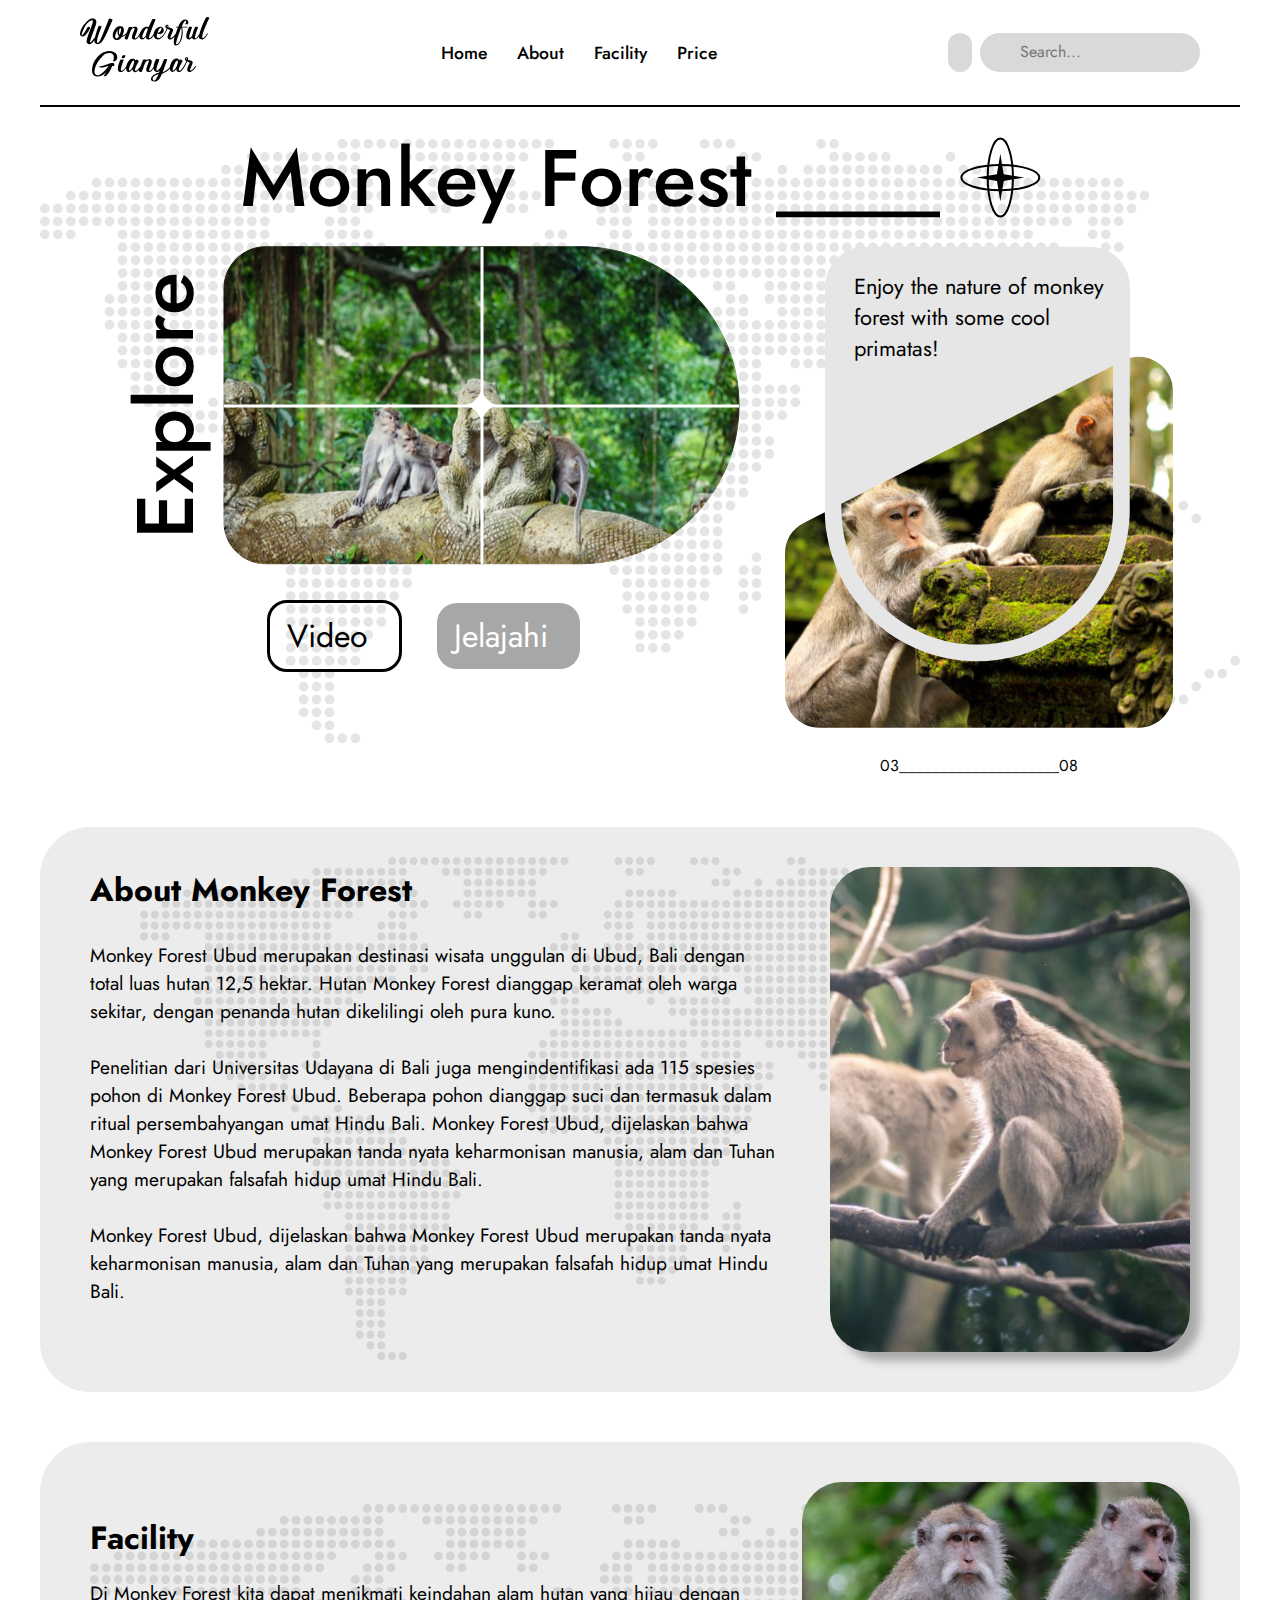
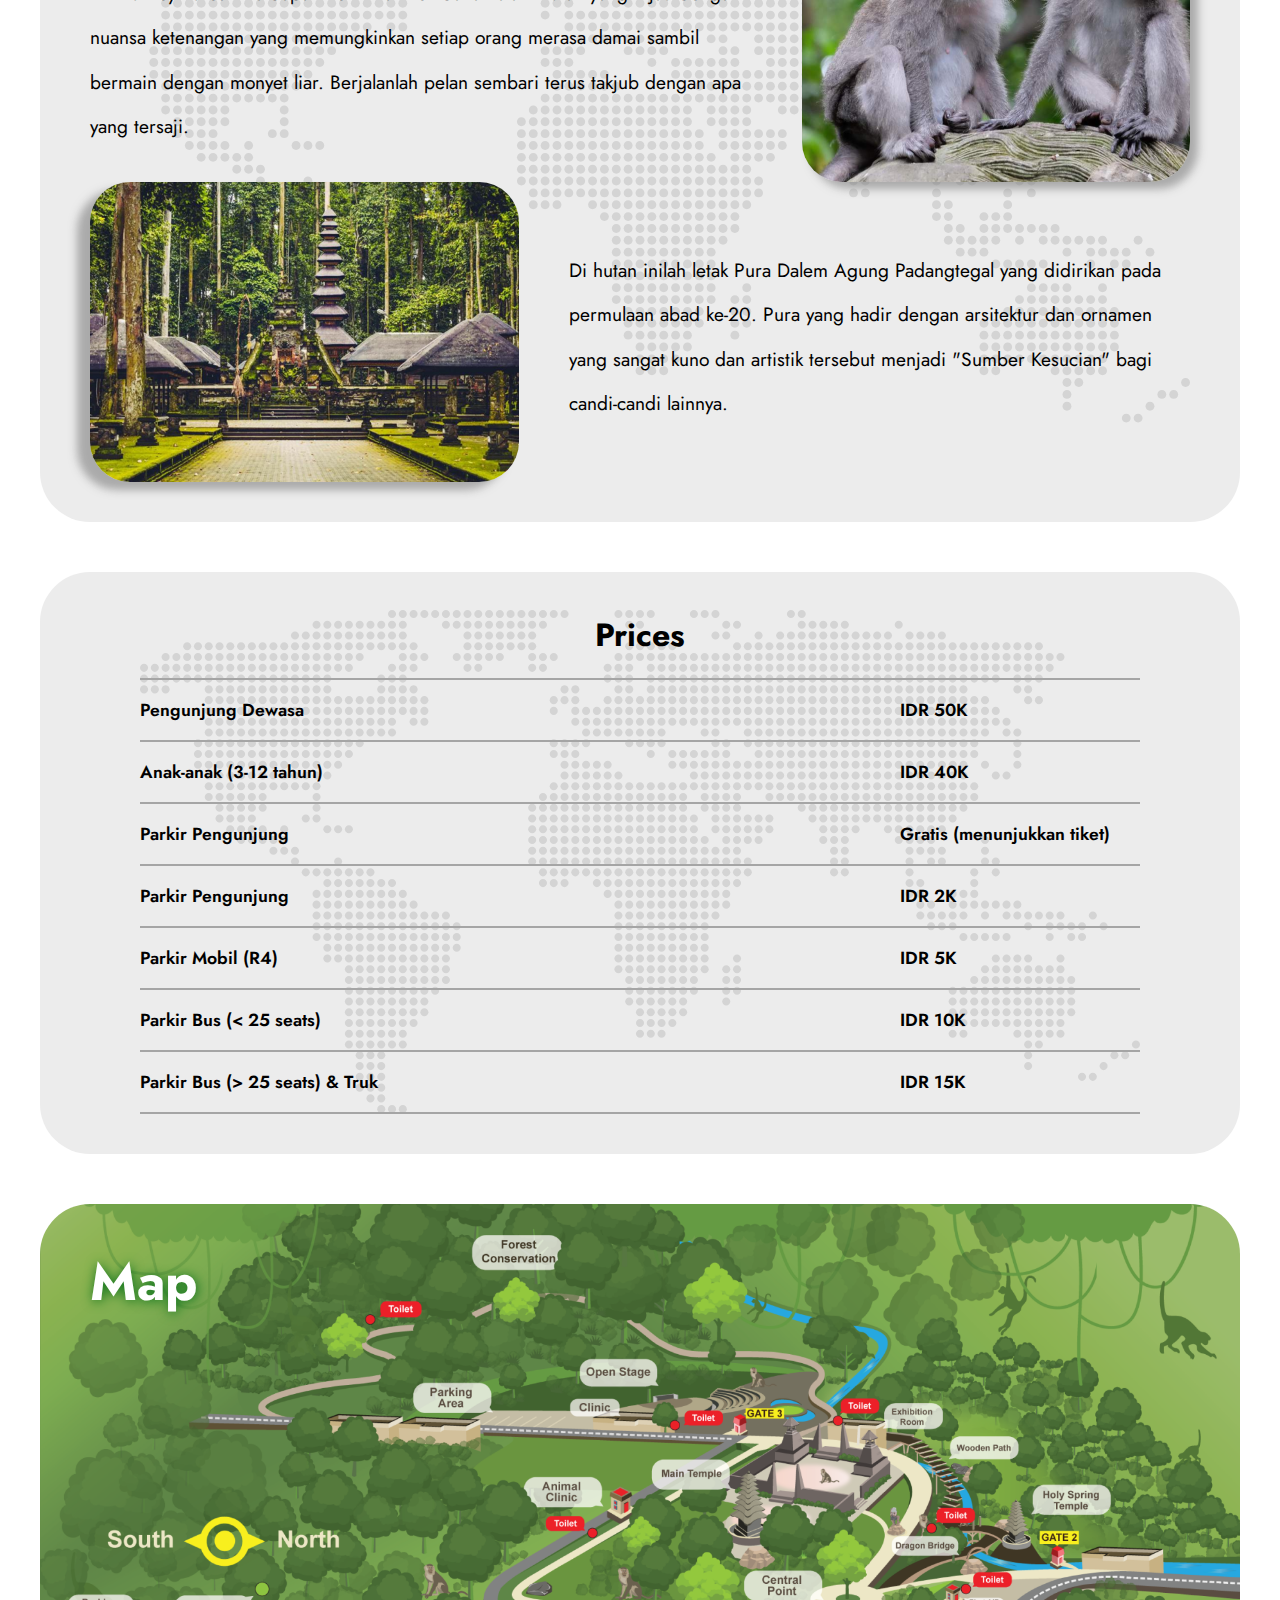
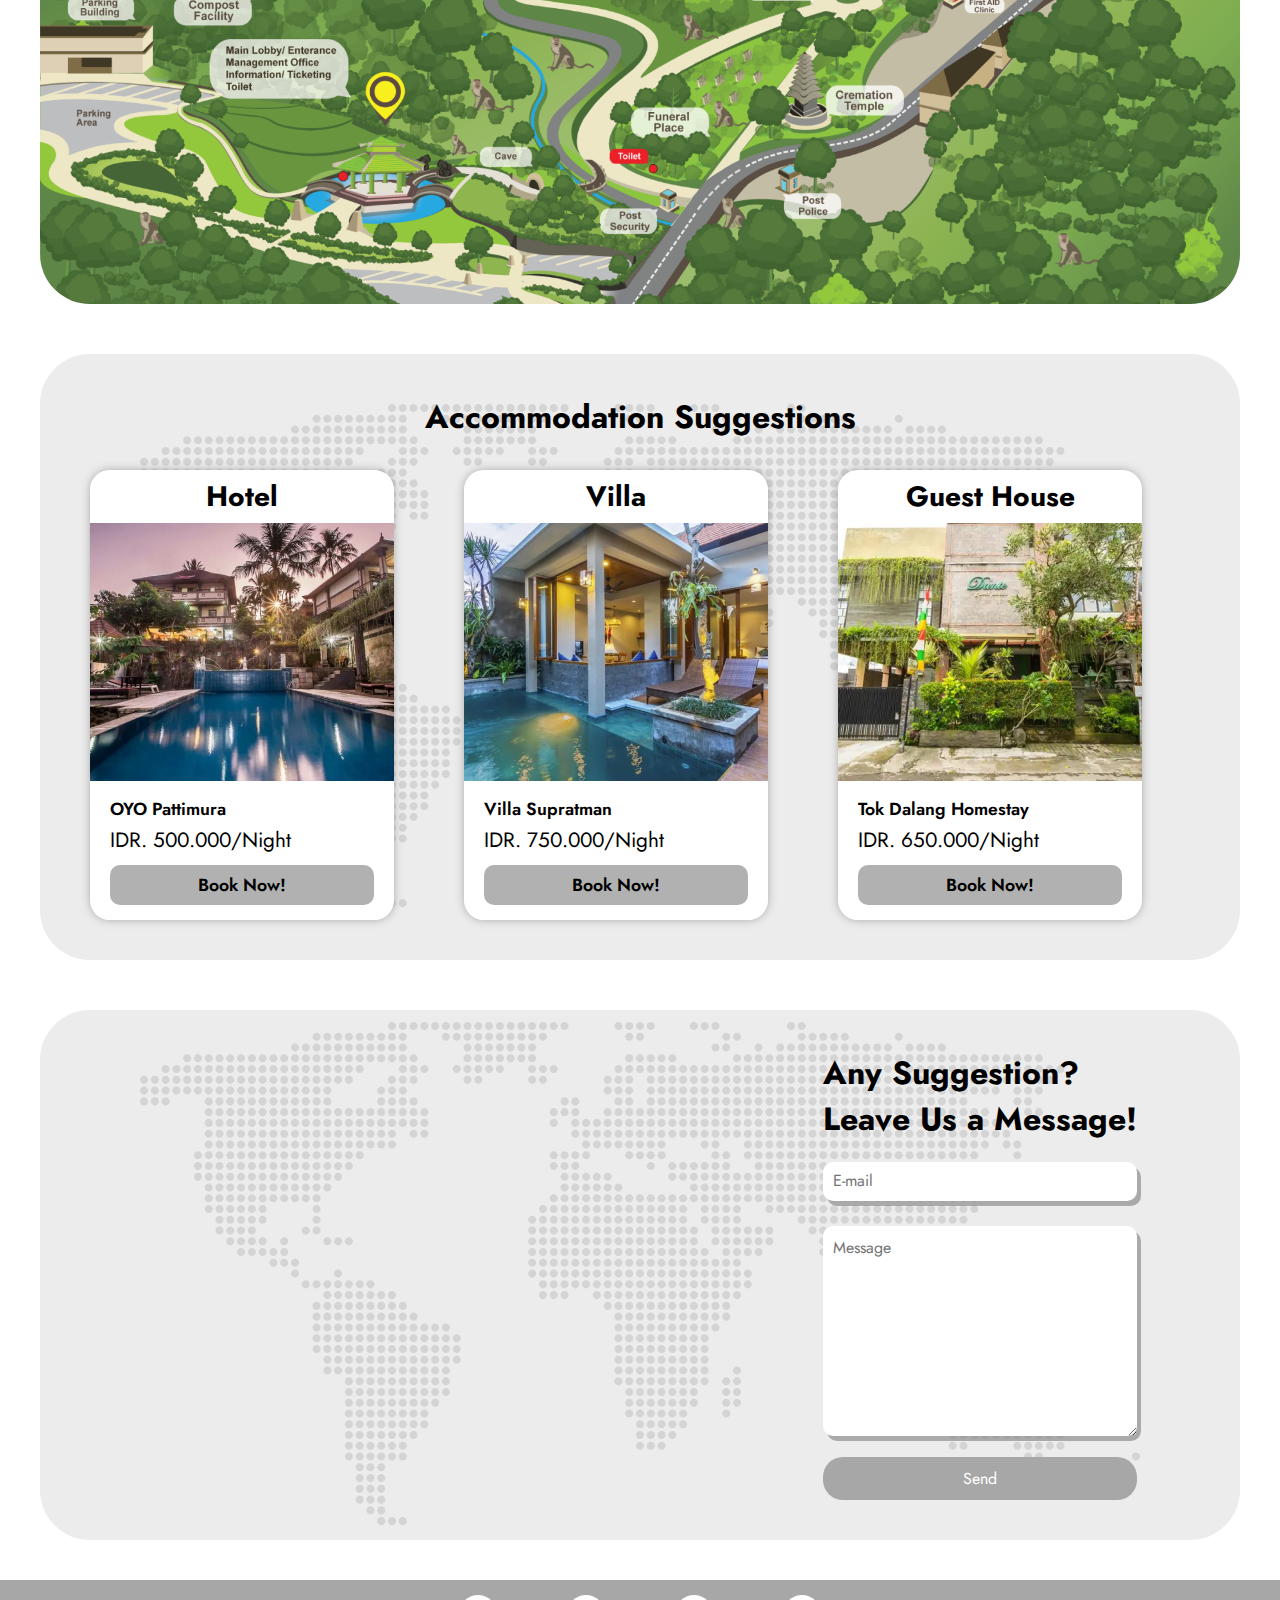
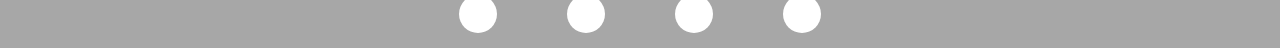
<file: index.html>
<!DOCTYPE html>
<html lang="en">
  <head>
    <meta charset="UTF-8" />
    <meta http-equiv="X-UA-Compatible" content="IE=edge" />
    <meta name="viewport" content="width=device-width, initial-scale=1.0" />
    <link rel="stylesheet" href="style.css" />
    <link
      rel="stylesheet"
      href="https://cdnjs.cloudflare.com/ajax/libs/font-awesome/6.2.1/css/all.min.css"
      integrity="sha512-MV7K8+y+gLIBoVD59lQIYicR65iaqukzvf/nwasF0nqhPay5w/9lJmVM2hMDcnK1OnMGCdVK+iQrJ7lzPJQd1w=="
      crossorigin="anonymous"
      referrerpolicy="no-referrer"
    />
    <title>Wonderful Gianyar</title>
  </head>
  <body>
    <div class="container">
      <nav>
        <div class="logo">
          <img src="img/logo.svg" />
        </div>
        <ul class="links">
          <li><a href="#hero">Home</a></li>
          <li><a href="#about">About</a></li>
          <li><a href="#facility">Facility</a></li>
          <li><a href="#price">Price</a></li>
        </ul>
        <div class="search-bar">
          <div class="user-profile">
            <a href="login.html"><i class="fa-solid fa-user"></i></a>
          </div>
          <div class="search">
            <button type="button"><i class="fa-sharp fa-solid fa-magnifying-glass"></i></button>
            <input type="text" placeholder="Search..." />
          </div>
        </div>
      </nav>
    </div>
    <div class="container" id="hero">
      <div class="first-row">
        <h2 class="heading-1">Monkey Forest ____</h2>
        <img src="img/star.svg" alt="" />
      </div>
      <div class="second-row">
        <div class="second-row__first">
          <div class="left-section">
            <h2 class="heading-2">Explore</h2>
            <img src="img/foto-1.svg" />
          </div>
          <div class="button-group-hero">
            <button class="btn-hero btn-video">Video<i class="fa-solid fa-video"></i></button>
            <button class="btn-hero btn-map">Jelajahi<i class="fa-solid fa-map"></i></button>
          </div>
        </div>
        <div class="second-row__second">
          <div class="img-container">
            <img src="img/foto-2.svg" />
          </div>
          <p>03____________________08</p>
        </div>
      </div>
    </div>
    <div class="container" id="about">
      <div class="text-section">
        <h2 class="card-title">About Monkey Forest</h2>
        <p>
          Monkey Forest Ubud merupakan destinasi wisata unggulan di Ubud, Bali dengan total luas hutan 12,5 hektar. Hutan Monkey Forest
          dianggap keramat oleh warga sekitar, dengan penanda hutan dikelilingi oleh pura kuno.
        </p>
        <p>
          Penelitian dari Universitas Udayana di Bali juga mengindentifikasi ada 115 spesies pohon di Monkey Forest Ubud. Beberapa pohon
          dianggap suci dan termasuk dalam ritual persembahyangan umat Hindu Bali. Monkey Forest Ubud, dijelaskan bahwa Monkey Forest Ubud
          merupakan tanda nyata keharmonisan manusia, alam dan Tuhan yang merupakan falsafah hidup umat Hindu Bali.
        </p>
        <p>
          Monkey Forest Ubud, dijelaskan bahwa Monkey Forest Ubud merupakan tanda nyata keharmonisan manusia, alam dan Tuhan yang merupakan
          falsafah hidup umat Hindu Bali.
        </p>
      </div>
      <img src="img/monyet-about.jpg" alt="" />
    </div>
    <div class="container" id="facility">
      <div class="facility-row">
        <div class="text-section">
          <h2 class="card-title">Facility</h2>
          <p>
            Di Monkey Forest kita dapat menikmati keindahan alam hutan yang hijau dengan nuansa ketenangan yang memungkinkan setiap orang
            merasa damai sambil bermain dengan monyet liar. Berjalanlah pelan sembari terus takjub dengan apa yang tersaji.
          </p>
        </div>
        <img src="img/monyet-faci-1.png" />
      </div>
      <div class="facility-row">
        <img src="img/pura-faci-2.png" />
        <div class="text-section">
          <p>
            Di hutan inilah letak Pura Dalem Agung Padangtegal yang didirikan pada permulaan abad ke-20. Pura yang hadir dengan arsitektur
            dan ornamen yang sangat kuno dan artistik tersebut menjadi "Sumber Kesucian" bagi candi-candi lainnya.
          </p>
        </div>
      </div>
    </div>
    <div class="container" id="price">
      <h2 class="card-title">Prices</h2>
      <table>
        <tr>
          <td>Pengunjung Dewasa</td>
          <td style="width: 240px">IDR 50K</td>
        </tr>
        <tr>
          <td>Anak-anak (3-12 tahun)</td>
          <td>IDR 40K</td>
        </tr>
        <tr>
          <td>Parkir Pengunjung</td>
          <td>Gratis (menunjukkan tiket)</td>
        </tr>
        <tr>
          <td>Parkir Pengunjung</td>
          <td>IDR 2K</td>
        </tr>
        <tr>
          <td>Parkir Mobil (R4)</td>
          <td>IDR 5K</td>
        </tr>
        <tr>
          <td>Parkir Bus (< 25 seats)</td>
          <td>IDR 10K</td>
        </tr>
        <tr>
          <td>Parkir Bus (> 25 seats) & Truk</td>
          <td>IDR 15K</td>
        </tr>
      </table>
    </div>
    <div class="container" id="map">
      <h2 class="map-title">Map</h2>
    </div>
    <div class="container" id="accomodation">
      <h2 class="card-title">Accommodation Suggestions</h2>
      <div class="card-container">
        <div class="card-price">
          <div class="card-price-title">
            <h3>Hotel</h3>
          </div>
          <img src="img/acc-1.png" />
          <div class="card-price-body">
            <p class="hotel-name">OYO Pattimura</p>
            <div class="stars">
              <i class="fa-solid fa-star"></i>
              <i class="fa-solid fa-star"></i>
              <i class="fa-solid fa-star"></i>
              <i class="fa-solid fa-star"></i>
              <i class="fa-regular fa-star"></i>
            </div>
            <p class="hotel-price">IDR. 500.000/Night</p>
            <button>Book Now!</button>
          </div>
        </div>
        <div class="card-price">
          <div class="card-price-title">
            <h3>Villa</h3>
          </div>
          <img src="img/acc-2.png" />
          <div class="card-price-body">
            <p class="hotel-name">Villa Supratman</p>
            <div class="stars">
              <i class="fa-solid fa-star"></i>
              <i class="fa-solid fa-star"></i>
              <i class="fa-solid fa-star"></i>
              <i class="fa-solid fa-star"></i>
              <i class="fa-solid fa-star"></i>
            </div>
            <p class="hotel-price">IDR. 750.000/Night</p>
            <button>Book Now!</button>
          </div>
        </div>
        <div class="card-price">
          <div class="card-price-title">
            <h3>Guest House</h3>
          </div>
          <img src="img/acc-3.png" />
          <div class="card-price-body">
            <p class="hotel-name">Tok Dalang Homestay</p>
            <div class="stars">
              <i class="fa-solid fa-star"></i>
              <i class="fa-solid fa-star"></i>
              <i class="fa-solid fa-star"></i>
              <i class="fa-solid fa-star"></i>
              <i class="fa-regular fa-star"></i>
            </div>
            <p class="hotel-price">IDR. 650.000/Night</p>
            <button>Book Now!</button>
          </div>
        </div>
      </div>
    </div>
    <div class="container" id="contact">
      <iframe
        src="https://www.google.com/maps/embed?pb=!1m14!1m8!1m3!1d15783.175945238003!2d115.2606299!3d-8.5193727!3m2!1i1024!2i768!4f13.1!3m3!1m2!1s0x0%3A0xb6ec43164befc356!2sMandala%20Suci%20Wenara%20Wana!5e0!3m2!1sid!2sid!4v1668690062197!5m2!1sid!2sid"
        width="600"
        height="450"
        style="border: 0"
        class="google-map"
        allowfullscreen=""
        loading="lazy"
        referrerpolicy="no-referrer-when-downgrade"
      ></iframe>
      <div class="contact-form">
        <h2 class="card-title">
          Any Suggestion? <br />
          Leave Us a Message!
        </h2>
        <input type="email" class="email-form" placeholder="E-mail" />
        <textarea class="message-form" placeholder="Message" rows="10"></textarea>
        <button>Send</button>
      </div>
    </div>
    <footer>
      <ul>
        <li>
          <a href=""><i class="fa-brands fa-facebook"></i></a>
        </li>
        <li>
          <a href=""><i class="fa-brands fa-instagram"></i></a>
        </li>
        <li>
          <a href=""><i class="fa-brands fa-youtube"></i></a>
        </li>
        <li>
          <a href=""><i class="fa-brands fa-linkedin"></i></a>
        </li>
      </ul>
    </footer>
  </body>
</html>
</file>
<file: style.css>
@import url("https://fonts.googleapis.com/css2?family=Jost:ital,wght@0,100;0,200;0,300;0,400;0,500;0,600;0,700;0,800;0,900;1,100;1,200;1,300;1,400;1,500;1,600;1,700;1,800;1,900&display=swap");

* {
  margin: 0;
  padding: 0;
  box-sizing: border-box;
}

html {
  scroll-behavior: smooth;
}

body {
  font-family: "Jost", sans-serif;
}

.container {
  max-width: 1200px;
  margin: auto;
}

nav {
  display: flex;
  align-items: center;
  padding: 17px 40px;
  justify-content: space-between;
  border-bottom: 2px solid black;
}

.logo img {
  width: 130px;
}

.links {
  display: flex;
  list-style: none;
  text-decoration: none;
  font-weight: 500;
}

.links a {
  color: black;
  text-decoration: none;
  margin: 0px 15px;
  font-size: 1.1rem;
}
.search-bar {
  display: flex;
  align-items: center;
  gap: 8px;
}

.user-profile a {
  padding: 8px 12px;
  border-radius: 40px;
  border: none;
  text-decoration: none;
  color: black;
  background-color: #d9d9d9;
}

.search {
  display: flex;
}

.search input {
  padding: 10px 20px;
  border-top-right-radius: 25px;
  border-bottom-right-radius: 25px;
  border: none;
  background-color: #d9d9d9;
  font-family: "Jost", sans-serif;
}

.search input::placeholder {
  font-size: 1rem;
}

.search button {
  padding: 10px;
  border-top-left-radius: 25px;
  border-bottom-left-radius: 25px;
  border: none;
  background-color: #d9d9d9;
  transition: 0.3s;
}

.search button:hover {
  filter: brightness(0.7);
}

#hero {
  padding-top: 13px;
  background-image: url("img/map.svg");
  background-position: center center;
  background-size: 1200px;
  background-repeat: no-repeat;
}

.first-row {
  justify-content: center;
  display: flex;
  gap: 20px;
}

.heading-1 {
  font-weight: 500;
  font-size: 5rem;
  text-align: center;
  display: inline-block;
}

.second-row {
  display: flex;
  margin-top: 10px;
  justify-content: center;
  gap: 45px;
}

.img-container {
  position: relative;
}

.img-container::after {
  content: "Enjoy the nature of monkey forest with some cool primatas!";
  display: block;
  position: absolute;
  top: 25px;
  font-size: 1.365rem;
  left: 50%;
  transform: translate(-50%, 0);
  width: 250px;
}

.second-row__first {
  display: flex;
  align-items: center;
  gap: 15px;
  flex-direction: column;
}

.left-section {
  display: flex;
  align-items: center;
}

.heading-2 {
  writing-mode: vertical-lr;
  text-orientation: mixed;
  font-size: 5rem;
  font-weight: 500;
  rotate: 180deg;
}

.second-row__second p {
  margin-top: 20px;
  text-align: center;
}

.button-group-hero {
  margin-top: 20px;
  transition: 0.3s;
}

.button-group-hero button:hover {
  filter: opacity(0.8);
}

.btn-hero {
  font-family: "Jost", sans-serif;
  /* padding: 20px; */
  font-size: 2rem;
  border: none;
  border-radius: 20px;
  padding: 10px 17px;
}

.btn-hero i {
  margin-left: 15px;
}

.btn-video {
  background-color: transparent;
  border: 3px solid black;
  margin-right: 30px;
}

.btn-map {
  color: white;
  background-color: #a7a7a7;
}

#about {
  margin-top: 50px;
  background-color: #ececec;
  border-radius: 50px;
  padding: 40px 50px;
  display: flex;
  gap: 50px;
  background-image: url("img/map.svg");
  background-position: center center;
  background-size: 1000px;
  background-repeat: no-repeat;
}

#about img {
  border-radius: 40px;
  width: 360px;
  box-shadow: 10px 9px 9px 0px #838383a1;
}

#about p {
  font-size: 1.2rem;
  margin: 28px 0px;
}

.card-title {
  font-size: 2rem;
}

#facility {
  margin-top: 50px;
  background-color: #ececec;
  border-radius: 50px;
  padding: 40px 50px;
  background-image: url("img/map.svg");
  background-position: center center;
  background-size: 1100px;
  background-repeat: no-repeat;
}

#facility p {
  margin-top: 10px;
  font-size: 1.2rem;
  line-height: 2.3em;
}

#facility img {
  width: 500px;
  border-radius: 40px;
}

#facility img:nth-child(1) {
  box-shadow: -13px 8px 9px 0px #838383a1;
}

#facility img:nth-child(2) {
  box-shadow: 8px 7px 9px 0px #838383a1;
}

.facility-row {
  align-items: center;
  display: flex;
  gap: 50px;
}

#price h2 {
  text-align: center;
  margin-bottom: 20px;
}

#price {
  margin-top: 50px;
  background-color: #ececec;
  border-radius: 50px;
  padding: 40px 50px;
  background-image: url("img/map.svg");
  background-position: center center;
  background-size: 1000px;
  background-repeat: no-repeat;
}

#price table {
  font-weight: 600;
  font-size: 1.1rem;
  width: 1000px;
  margin: auto;
  border-collapse: collapse;
}

#price table tr {
  border-bottom: 2px solid #a5a5a5;
  border-top: 2px solid #a5a5a5;
}

#price table td {
  padding: 17px 0;
}

#map {
  margin-top: 50px;
  padding: 40px 50px;
  height: 700px;
  background-image: url("img/map-monkey.png");
  border-radius: 50px;
  background-position: center;
  background-size: cover;
}

.map-title {
  font-size: 3.3rem;
  color: white;
  text-shadow: 1px 1px 12px #087119;
}

#accomodation {
  margin-top: 50px;
  background-color: #ececec;
  border-radius: 50px;
  padding: 40px 50px;
  background-image: url("img/map.svg");
  background-position: center center;
  background-size: 1000px;
  background-repeat: no-repeat;
}

#accomodation h2 {
  text-align: center;
}

.card-container {
  display: flex;
  width: 100%;
  gap: 70px;
  margin-top: 30px;
}

.card-price-title {
  text-align: center;
  font-size: 1.5rem;
  background-color: white;
  border-top-left-radius: 20px;
  padding: 6px 0;
  border-top-right-radius: 20px;
}

.card-price {
  display: flex;
  flex-direction: column;
  box-shadow: -0px 0px 9px 0px #838383a1;
  border-radius: 20px;
}

.card-price-body {
  background-color: white;
  padding: 15px 20px;
  border-bottom-right-radius: 20px;
  border-bottom-left-radius: 20px;
}
.card-price-body .hotel-name {
  font-size: 1.1rem;
  font-weight: 600;
}

.stars {
  margin: 3px 0;
}

.card-price-body button {
  width: 100%;
  border: 0;
  font-family: "Jost", sans-serif;
  padding: 7px 0;
  font-size: 1.1rem;
  margin-top: 10px;
  border-radius: 10px;
  background-color: #838383a1;
  font-weight: 600;
}

.card-price-body .hotel-price {
  font-size: 1.3rem;
}

#contact {
  margin-top: 50px;
  background-color: #ececec;
  border-radius: 50px;
  padding: 40px 60px;
  background-image: url("img/map.svg");
  background-position: center center;
  background-size: 1000px;
  background-repeat: no-repeat;
  display: flex;
  gap: 80px;
  justify-content: center;
}

#contact .google-map {
  border-radius: 20px;
}

#contact .contact-form {
  display: flex;
  justify-content: space-between;
  flex-direction: column;
}

.email-form,
.message-form {
  border-radius: 10px;
  padding: 10px;
  font-family: "Jost", sans-serif;
  box-shadow: 4px 5px #838383a1;
  border: 0;
}

.email-form {
  margin-bottom: 5px;
}

.email-form::placeholder,
.message-form::placeholder {
  font-size: 1rem;
}

.contact-form button {
  border: 0;
  padding: 10px 0;
  font-size: 1rem;
  border-radius: 20px;
  background-color: #a7a7a7;
  color: white;
  font-family: "Jost", sans-serif;
}

#login {
  margin-top: 50px;
  border-radius: 50px;
  padding: 40px 50px;
  background-image: url("img/map.svg");
  background-position: center center;
  background-size: 1000px;
  background-repeat: no-repeat;
  display: flex;
  justify-content: center;
}

.card-login {
  background-color: white;
  padding: 35px 20px;
  border-radius: 15px;
  width: 350px;
  display: flex;
  justify-content: center;
  align-items: center;
  flex-direction: column;
  border: 3px solid #888888;
}

.input-group input {
  padding: 0;
  font-family: "Jost", sans-serif;
  font-size: 1rem;
  background-color: #d9d9d9;
}

.input-group {
  display: flex;
  flex-direction: column;
}

.input-form {
  display: flex;
  justify-content: center;
  margin: 10px 0;
}

.input-form input {
  padding: 10px 50px 10px 10px;
  border-top-right-radius: 25px;
  border-bottom-right-radius: 25px;
  border: none;
  background-color: #d9d9d9;
  font-family: "Jost", sans-serif;
}

.input-form input::placeholder {
  font-size: 1rem;
}

.input-form button {
  padding: 10px 15px;
  border-top-left-radius: 25px;
  border-bottom-left-radius: 25px;
  border: none;
  background-color: #a0a0a0;
  transition: 0.3s;
}

.forgot-link {
  font-size: 0.9rem;
  font-style: italic;
  text-decoration: none;
  margin-top: 10px;
  margin-bottom: 12px;
  margin-left: 140px;
}

.button-group {
  display: flex;
  flex-direction: column;
  width: 100%;
  padding: 0 20px;
}

.button-group button {
  padding: 10px 0;
  margin: 5px 0px;
  font-size: 1.2rem;
  border-radius: 20px;
  border: none;
  font-family: "Jost", sans-serif;
  font-weight: 600;
  transition: 0.3s;
}

.button-group button:hover {
  filter: brightness(0.8);
}

.button-group button:nth-child(1) {
  background-color: #a0a0a0;
  color: white;
}

.button-group button:nth-child(2) {
  background-color: #d9d9d9;
  color: #303030;
}

footer {
  margin-top: 40px;
  display: flex;
  justify-content: center;
  background-color: #a7a7a7;
  padding: 15px 0;
}

footer ul {
  display: flex;
  font-size: 1.5rem;
  list-style: none;
  gap: 70px;
}

footer ul li {
  display: flex;
  justify-content: center;
  align-items: center;
  width: 38px;
  height: 38px;
  background-color: white;
  border-radius: 20px;
}

footer ul li a {
  text-decoration: none;
  color: black;
}
</file>
